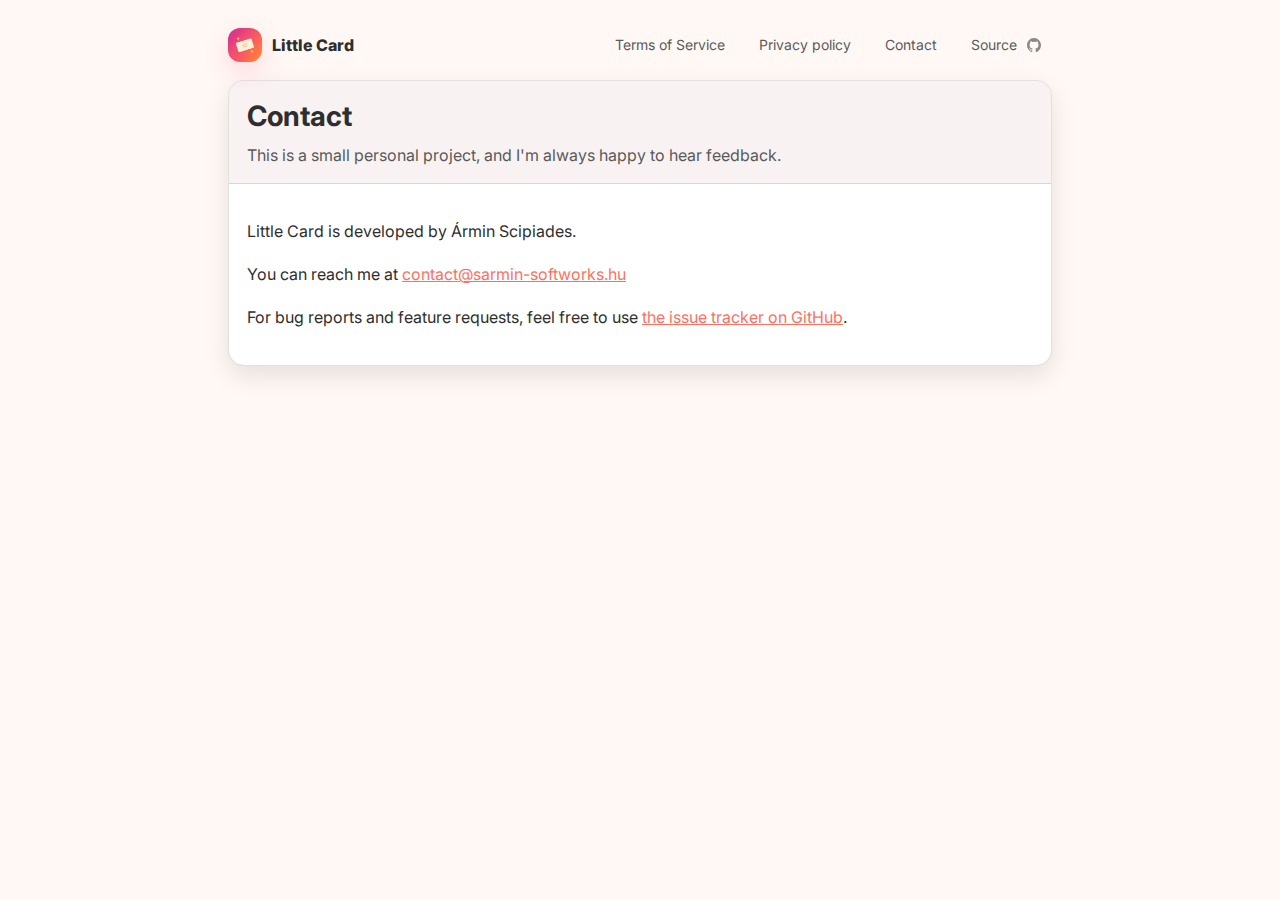
<file: contact.html>
<!doctype html>
<html lang="en">
<head>
    <meta charset="utf-8" />
    <meta name="viewport" content="width=device-width,initial-scale=1" />
    <title>Little Card: Contact</title>
    <meta name="description" content="Little Card helps you share YouTube videos in your Instagram Story by generating a nice-looking card." />

    <link rel="preconnect" href="https://fonts.googleapis.com">
    <link rel="preconnect" href="https://fonts.gstatic.com" crossorigin>
    <link href="https://fonts.googleapis.com/css2?family=Inter:wght@400;600;800&display=swap" rel="stylesheet">

    <link rel="stylesheet" href="assets/site.css" />

    <link rel="apple-touch-icon" sizes="180x180" href="assets/icons/apple-touch-icon.png">
    <link rel="icon" href="assets/icons/logo.png" type="image/png">
    <link rel="icon" type="image/png" sizes="32x32" href="assets/icons/favicon-32x32.png">
    <link rel="icon" type="image/png" sizes="16x16" href="assets/icons/favicon-16x16.png">
    <link rel="manifest" href="assets/icons/site.webmanifest">
    <meta name="theme-color" content="#ff6f61">
</head>

<body>
<div class="wrap">
    <header class="header">
        <a class="brand" href="index.html">
            <img
                    src="assets/icons/logo.png"
                    alt=""
                    class="logo-img"
            />
            <span class="brand-title">Little Card</span>
        </a>

        <nav class="nav" aria-label="Site">
            <a href="tos.html">Terms of Service</a>
            <a href="privacy.html">Privacy policy</a>
            <a href="contact.html">Contact</a>
            <a href="https://github.com/Botffy/little-card/" target="_blank" rel="noopener">Source
                <span class="gh-mark" aria-hidden="true">
                    <svg viewBox="0 0 16 16" width="14" height="14" focusable="false">
                        <path fill="currentColor" d="M8 0C3.58 0 0 3.73 0 8.33c0 3.68 2.29 6.8 5.47 7.9.4.08.55-.18.55-.4 0-.2-.01-.86-.01-1.56-2.01.38-2.53-.5-2.69-.96-.09-.23-.48-.96-.82-1.15-.28-.15-.68-.52-.01-.53.63-.01 1.08.6 1.23.85.72 1.23 1.87.88 2.33.67.07-.53.28-.88.51-1.08-1.78-.2-3.64-.92-3.64-4.08 0-.9.31-1.64.82-2.22-.08-.2-.36-1.02.08-2.12 0 0 .67-.22 2.2.85a7.4 7.4 0 0 1 4 0c1.53-1.07 2.2-.85 2.2-.85.44 1.1.16 1.92.08 2.12.51.58.82 1.32.82 2.22 0 3.17-1.87 3.88-3.65 4.08.29.26.54.77.54 1.56 0 1.13-.01 2.04-.01 2.32 0 .22.15.48.55.4C13.71 15.13 16 12 16 8.33 16 3.73 12.42 0 8 0z"/>
                    </svg>
                </span>
            </a>
        </nav>
    </header>

    <main class="card">
        <section class="hero">
            <h1 class="h1">Contact</h1>
            <p class="lede">
                This is a small personal project, and I'm always happy to hear feedback.
            </p>
        </section>

        <section class="content">
            <p>
                Little Card is developed by Ármin Scipiades.
            </p>

            <p>
                You can reach me at <a href="mailto:contact@sarmin-softworks.hu">contact@sarmin-softworks.hu</a>
            </p>

            <p>
                For bug reports and feature requests, feel free to use <a href="https://github.com/Botffy/little-card/issues">the issue tracker on GitHub</a>.
            </p>
        </section>
    </main>
</div>

</body>
</html>
</file>
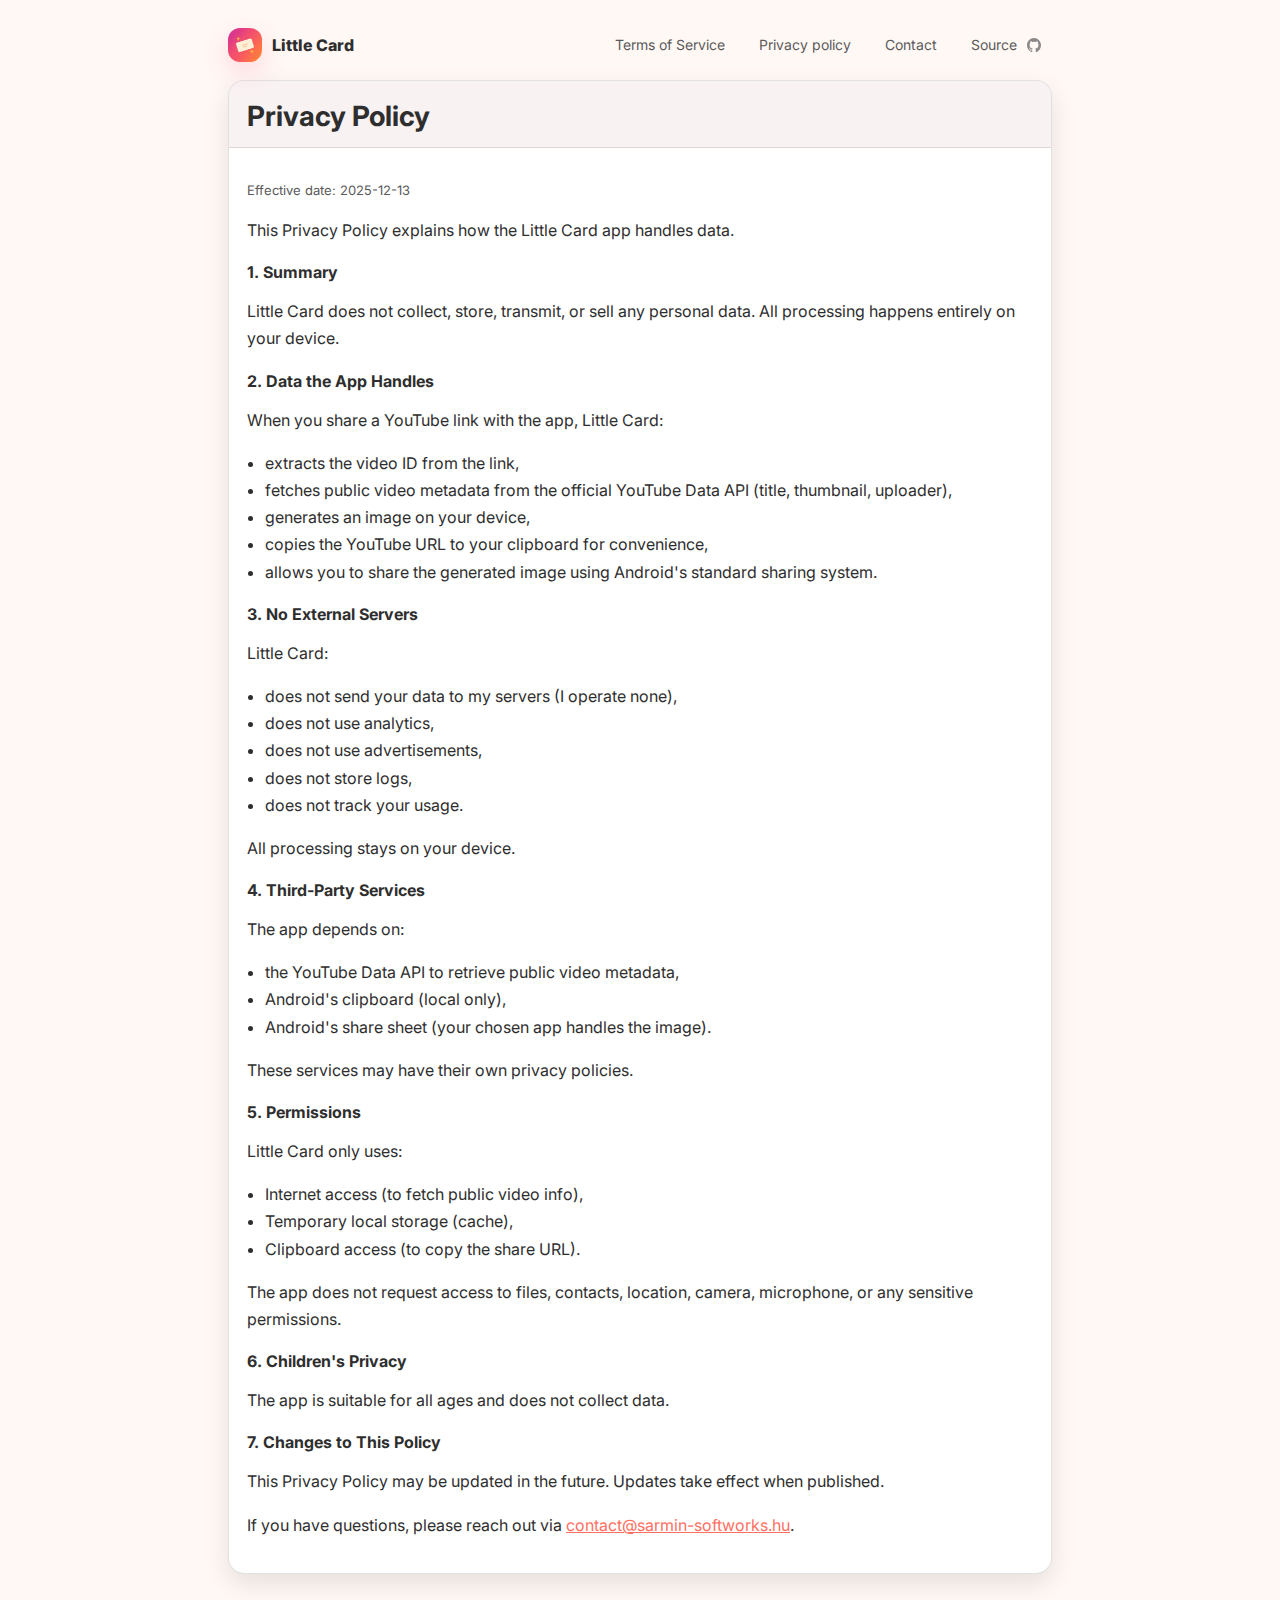
<file: privacy.html>
<!doctype html>
<html lang="en">
<head>
    <meta charset="utf-8" />
    <meta name="viewport" content="width=device-width,initial-scale=1" />
    <title>Little Card: Privacy Policy</title>
    <meta name="description" content="Little Card helps you share YouTube videos in your Instagram Story by generating a nice-looking card." />

    <link rel="preconnect" href="https://fonts.googleapis.com">
    <link rel="preconnect" href="https://fonts.gstatic.com" crossorigin>
    <link href="https://fonts.googleapis.com/css2?family=Inter:wght@400;600;800&display=swap" rel="stylesheet">

    <link rel="stylesheet" href="assets/site.css" />

    <link rel="apple-touch-icon" sizes="180x180" href="assets/icons/apple-touch-icon.png">
    <link rel="icon" href="assets/icons/logo.png" type="image/png">
    <link rel="icon" type="image/png" sizes="32x32" href="assets/icons/favicon-32x32.png">
    <link rel="icon" type="image/png" sizes="16x16" href="assets/icons/favicon-16x16.png">
    <link rel="manifest" href="assets/icons/site.webmanifest">
    <meta name="theme-color" content="#ff6f61">
</head>

<body>
<div class="wrap">
    <header class="header">
        <a class="brand" href="index.html">
            <img
                    src="assets/icons/logo.png"
                    alt=""
                    class="logo-img"
            />
            <span class="brand-title">Little Card</span>
        </a>

        <nav class="nav" aria-label="Site">
            <a href="tos.html">Terms of Service</a>
            <a href="privacy.html">Privacy policy</a>
            <a href="contact.html">Contact</a>
            <a href="https://github.com/Botffy/little-card/" target="_blank" rel="noopener">Source
                <span class="gh-mark" aria-hidden="true">
                    <svg viewBox="0 0 16 16" width="14" height="14" focusable="false">
                        <path fill="currentColor" d="M8 0C3.58 0 0 3.73 0 8.33c0 3.68 2.29 6.8 5.47 7.9.4.08.55-.18.55-.4 0-.2-.01-.86-.01-1.56-2.01.38-2.53-.5-2.69-.96-.09-.23-.48-.96-.82-1.15-.28-.15-.68-.52-.01-.53.63-.01 1.08.6 1.23.85.72 1.23 1.87.88 2.33.67.07-.53.28-.88.51-1.08-1.78-.2-3.64-.92-3.64-4.08 0-.9.31-1.64.82-2.22-.08-.2-.36-1.02.08-2.12 0 0 .67-.22 2.2.85a7.4 7.4 0 0 1 4 0c1.53-1.07 2.2-.85 2.2-.85.44 1.1.16 1.92.08 2.12.51.58.82 1.32.82 2.22 0 3.17-1.87 3.88-3.65 4.08.29.26.54.77.54 1.56 0 1.13-.01 2.04-.01 2.32 0 .22.15.48.55.4C13.71 15.13 16 12 16 8.33 16 3.73 12.42 0 8 0z"/>
                    </svg>
                </span>
            </a>
        </nav>
    </header>

    <main class="card">
        <section class="hero">
            <h1 class="h1">Privacy Policy</h1>
        </section>

        <section class="content">
            <p class="small">Effective date: 2025-12-13</p>

            <p>This Privacy Policy explains how the Little Card app handles data.</p>

            <h2>1. Summary</h2>
            <p>Little Card does not collect, store, transmit, or sell any personal data.
            All processing happens entirely on your device.</p>

            <h2>2. Data the App Handles</h2>
            <p>When you share a YouTube link with the app, Little Card:</p>
            <ul>
                <li>extracts the video ID from the link,</li>
                <li>fetches public video metadata from the official YouTube Data API (title, thumbnail, uploader),</li>
                <li>generates an image on your device,</li>
                <li>copies the YouTube URL to your clipboard for convenience,</li>
                <li>allows you to share the generated image using Android's standard sharing system.</li>
            </ul>

            <h2>3. No External Servers</h2>
            <p>Little Card:</p>
            <ul>
                <li>does not send your data to my servers (I operate none),</li>
                <li>does not use analytics,</li>
                <li>does not use advertisements,</li>
                <li>does not store logs,</li>
                <li>does not track your usage.</li>
            </ul>
            <p>All processing stays on your device.</p>

            <h2>4. Third-Party Services</h2>
            <p>The app depends on:</p>
            <ul>
                <li>the YouTube Data API to retrieve public video metadata,</li>
                <li>Android's clipboard (local only),</li>
                <li>Android's share sheet (your chosen app handles the image).</li>
            </ul>
            <p>These services may have their own privacy policies.</p>

            <h2>5. Permissions</h2>
            <p>Little Card only uses:</p>
            <ul>
                <li>Internet access (to fetch public video info),</li>
                <li>Temporary local storage (cache),</li>
                <li>Clipboard access (to copy the share URL).</li>
            </ul>
            <p>The app does not request access to files, contacts, location, camera, microphone, or any sensitive permissions.</p>

            <h2>6. Children's Privacy</h2>
            <p>The app is suitable for all ages and does not collect data.</p>

            <h2>7. Changes to This Policy</h2>
            <p>This Privacy Policy may be updated in the future.
            Updates take effect when published.</p>

            <p>If you have questions, please reach out via <a href="mailto:contact@sarmin-softworks.hu">contact@sarmin-softworks.hu</a>.</p>
        </section>
    </main>
</div>

</body>
</html>
</file>
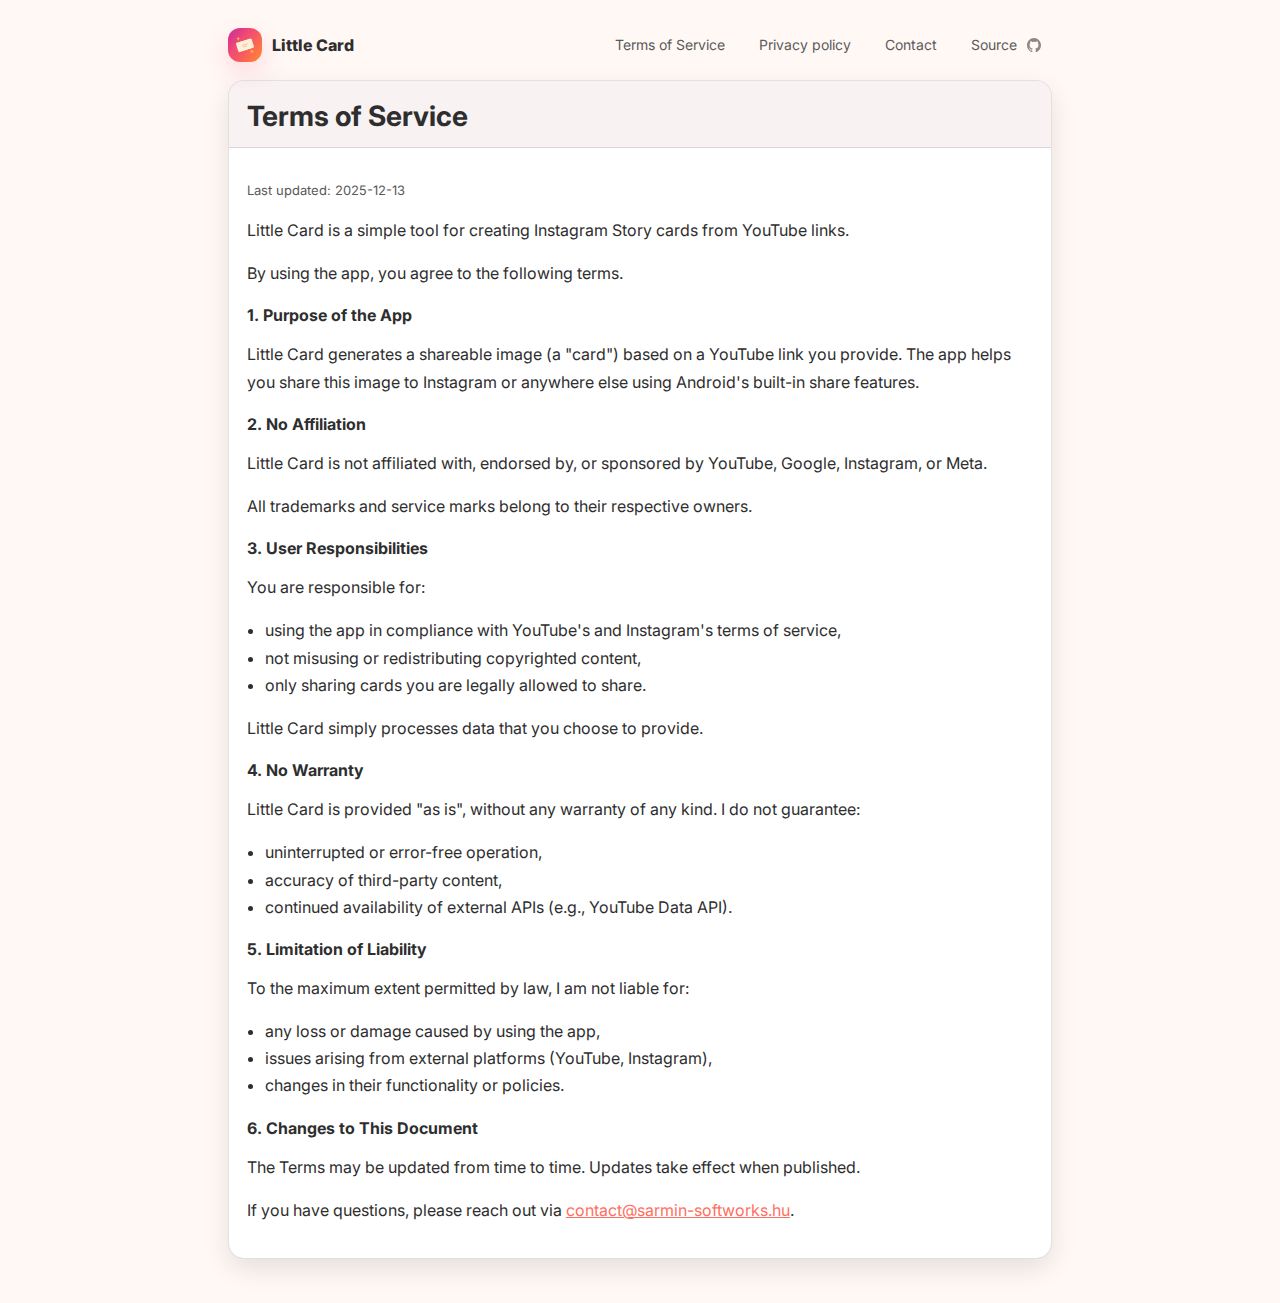
<file: tos.html>
<!doctype html>
<html lang="en">
<head>
    <meta charset="utf-8" />
    <meta name="viewport" content="width=device-width,initial-scale=1" />
    <title>Little Card: Terms of Service</title>
    <meta name="description" content="Little Card helps you share YouTube videos in your Instagram Story by generating a nice-looking card." />

    <link rel="preconnect" href="https://fonts.googleapis.com">
    <link rel="preconnect" href="https://fonts.gstatic.com" crossorigin>
    <link href="https://fonts.googleapis.com/css2?family=Inter:wght@400;600;800&display=swap" rel="stylesheet">

    <link rel="stylesheet" href="assets/site.css" />

    <link rel="apple-touch-icon" sizes="180x180" href="assets/icons/apple-touch-icon.png">
    <link rel="icon" href="assets/icons/logo.png" type="image/png">
    <link rel="icon" type="image/png" sizes="32x32" href="assets/icons/favicon-32x32.png">
    <link rel="icon" type="image/png" sizes="16x16" href="assets/icons/favicon-16x16.png">
    <link rel="manifest" href="assets/icons/site.webmanifest">
    <meta name="theme-color" content="#ff6f61">
</head>

<body>
<div class="wrap">
    <header class="header">
        <a class="brand" href="index.html">
            <img
                    src="assets/icons/logo.png"
                    alt=""
                    class="logo-img"
            />
            <span class="brand-title">Little Card</span>
        </a>

        <nav class="nav" aria-label="Site">
            <a href="tos.html">Terms of Service</a>
            <a href="privacy.html">Privacy policy</a>
            <a href="contact.html">Contact</a>
            <a href="https://github.com/Botffy/little-card/" target="_blank" rel="noopener">Source
                <span class="gh-mark" aria-hidden="true">
                    <svg viewBox="0 0 16 16" width="14" height="14" focusable="false">
                        <path fill="currentColor" d="M8 0C3.58 0 0 3.73 0 8.33c0 3.68 2.29 6.8 5.47 7.9.4.08.55-.18.55-.4 0-.2-.01-.86-.01-1.56-2.01.38-2.53-.5-2.69-.96-.09-.23-.48-.96-.82-1.15-.28-.15-.68-.52-.01-.53.63-.01 1.08.6 1.23.85.72 1.23 1.87.88 2.33.67.07-.53.28-.88.51-1.08-1.78-.2-3.64-.92-3.64-4.08 0-.9.31-1.64.82-2.22-.08-.2-.36-1.02.08-2.12 0 0 .67-.22 2.2.85a7.4 7.4 0 0 1 4 0c1.53-1.07 2.2-.85 2.2-.85.44 1.1.16 1.92.08 2.12.51.58.82 1.32.82 2.22 0 3.17-1.87 3.88-3.65 4.08.29.26.54.77.54 1.56 0 1.13-.01 2.04-.01 2.32 0 .22.15.48.55.4C13.71 15.13 16 12 16 8.33 16 3.73 12.42 0 8 0z"/>
                    </svg>
                </span>
            </a>
        </nav>
    </header>

    <main class="card">
        <section class="hero">
            <h1 class="h1">Terms of Service</h1>
        </section>

        <section class="content">
            <p class="small">Last updated: 2025-12-13</p>

            <p>Little Card is a simple tool for creating Instagram Story cards from YouTube links.</p>

            <p>By using the app, you agree to the following terms.</p>

            <h2>1. Purpose of the App</h2>
            <p>Little Card generates a shareable image (a "card") based on a YouTube link you provide.
            The app helps you share this image to Instagram or anywhere else using Android's built-in share features.</p>

            <h2>2. No Affiliation</h2>
            <p>Little Card is not affiliated with, endorsed by, or sponsored by YouTube, Google, Instagram, or Meta.</p>
            <p>All trademarks and service marks belong to their respective owners.</p>

            <h2>3. User Responsibilities</h2>
            <p>You are responsible for:</p>
            <ul>
                <li>using the app in compliance with YouTube's and Instagram's terms of service,</li>
                <li>not misusing or redistributing copyrighted content,</li>
                <li>only sharing cards you are legally allowed to share.</li>
            </ul>
            <p>Little Card simply processes data that you choose to provide.</p>

            <h2>4. No Warranty</h2>
            <p>Little Card is provided "as is", without any warranty of any kind.
            I do not guarantee:</p>
            <ul>
                <li>uninterrupted or error-free operation,</li>
                <li>accuracy of third-party content,</li>
                <li>continued availability of external APIs (e.g., YouTube Data API).</li>
            </ul>

            <h2>5. Limitation of Liability</h2>
            <p>To the maximum extent permitted by law, I am not liable for:</p>
            <ul>
                <li>any loss or damage caused by using the app,</li>
                <li>issues arising from external platforms (YouTube, Instagram),</li>
                <li>changes in their functionality or policies.</li>
            </ul>

            <h2>6. Changes to This Document</h2>
            <p>The Terms may be updated from time to time. Updates take effect when published.</p>

            <p>If you have questions, please reach out via <a href="mailto:contact@sarmin-softworks.hu">contact@sarmin-softworks.hu</a>.</p>

        </section>
    </main>
</div>

</body>
</html>
</file>
<file: assets/site.css>
:root {
    --font: "Inter", system-ui, -apple-system, Segoe UI, Roboto, Helvetica, Arial, "Apple Color Emoji", "Segoe UI Emoji";
    --max: 860px;

    --primary: #ff6f61;
    --on-primary: #ffffff;

    --secondary: #ffc947;
    --on-secondary: #1e1e1e;

    --bg: #fff8f5;
    --on-bg: #2e2e2e;

    --surface: #ffffff;
    --surface-2: #f6edee;
    --on-surface: #2c2c2c;
    --muted: #5a5a5a;

    --error: #d04a5c;

    --line: rgba(46, 46, 46, 0.14);
    --shadow: 0 10px 26px rgba(0,0,0,0.10);

    --radius: 16px;
}

@media (prefers-color-scheme: dark) {
    :root {
        --primary: #ff6f61;
        --on-primary: #1d1d1d;

        --secondary: #ffd168;
        --on-secondary: #1a1a1a;

        --bg: #1a1a1a;
        --on-bg: #ededed;

        --surface: #242424;
        --surface-2: #2e2c30;
        --on-surface: #dfdfdf;
        --muted: #a8a8a8;

        --error: #d04a5c;

        --line: rgba(237, 237, 237, 0.14);
        --shadow: 0 14px 34px rgba(0,0,0,0.42);
    }
}

/* basics */
* { box-sizing: border-box; }
html, body { height: 100%; }

body {
    margin: 0;
    font-family: var(--font), sans-serif;
    background: var(--bg);
    color: var(--on-bg);
}

a { color: var(--primary); text-decoration-thickness: 1px; }
a:hover { text-decoration-thickness: 2px; }

.wrap {
    max-width: var(--max);
    margin: 0 auto;
    padding: 28px 18px 44px;
}

.header {
    display: flex;
    align-items: center;
    justify-content: space-between;
    gap: 16px;
    margin-bottom: 18px;
}

.brand {
    text-decoration: none;
    color: inherit;
    display: inline-flex;
    align-items: center;
    gap: 10px;
}

.logo-img{
    width: 34px;
    height: 34px;
    border-radius: 12px;
    box-shadow: 0 10px 24px rgba(255, 107, 138, 0.22);
}

.brand-title {
    font-weight: 800;
}

.brand-sub {
    margin-left: 8px;
    font-size: 13px;
    color: var(--muted);
}

.nav {
    display: flex;
    gap: 12px;
    flex-wrap: wrap;
    justify-content: flex-end;
    font-size: 14px;
}

.nav a {
    color: var(--muted);
    text-decoration: none;
    padding: 6px 10px;
    border-radius: 999px;
    border: 1px solid transparent;
}
.nav a:hover {
    color: var(--on-bg);
    border-color: var(--line);
    background: color-mix(in srgb, var(--surface) 70%, transparent);
}

.card {
    background: var(--surface);
    border: 1px solid var(--line);
    border-radius: var(--radius);
    box-shadow: var(--shadow);
    overflow: hidden;
}

.hero {
    padding: 18px 18px 14px;
    border-bottom: 1px solid var(--line);
    background: color-mix(in srgb, var(--surface-2) 70%, transparent);
}

.h1 {
    margin: 0;
    font-size: 28px;
    color: var(--on-bg);
}

.lede {
    margin: 10px 0 0;
    color: var(--muted);
    line-height: 1.6;
}

.content {
    padding: 18px;
}

.content h2 {
    margin: 18px 0 10px;
    font-size: 16px;
    color: var(--on-bg);
}

.content p, .content li {
    color: var(--on-bg);
    line-height: 1.7;
}

.content p.small {
    color: var(--muted);
    font-size: 13px;
}

.content ul {
    padding-left: 18px;
}

.callout {
    margin: 14px 0;
    padding: 12px 12px;
    border-radius: 12px;
    background: var(--surface-2);
    border: 1px solid var(--line);
    color: var(--on-bg);
}

.badge {
    display: inline-flex;
    gap: 8px;
    align-items: center;
    font-size: 12px;
    padding: 6px 10px;
    border-radius: 999px;
    border: 1px solid var(--line);
    background: var(--surface);
    color: var(--muted);
}

.gh-mark {
    margin-left: 6px;
    opacity: 0.7;
    vertical-align: -2px;
}
a:hover .gh-mark { opacity: 1; }

.footer {
    margin-top: 14px;
    display: flex;
    gap: 12px;
    justify-content: space-between;
    flex-wrap: wrap;
    color: var(--muted);
    font-size: 13px;
    padding: 0 4px;
}
</file>
